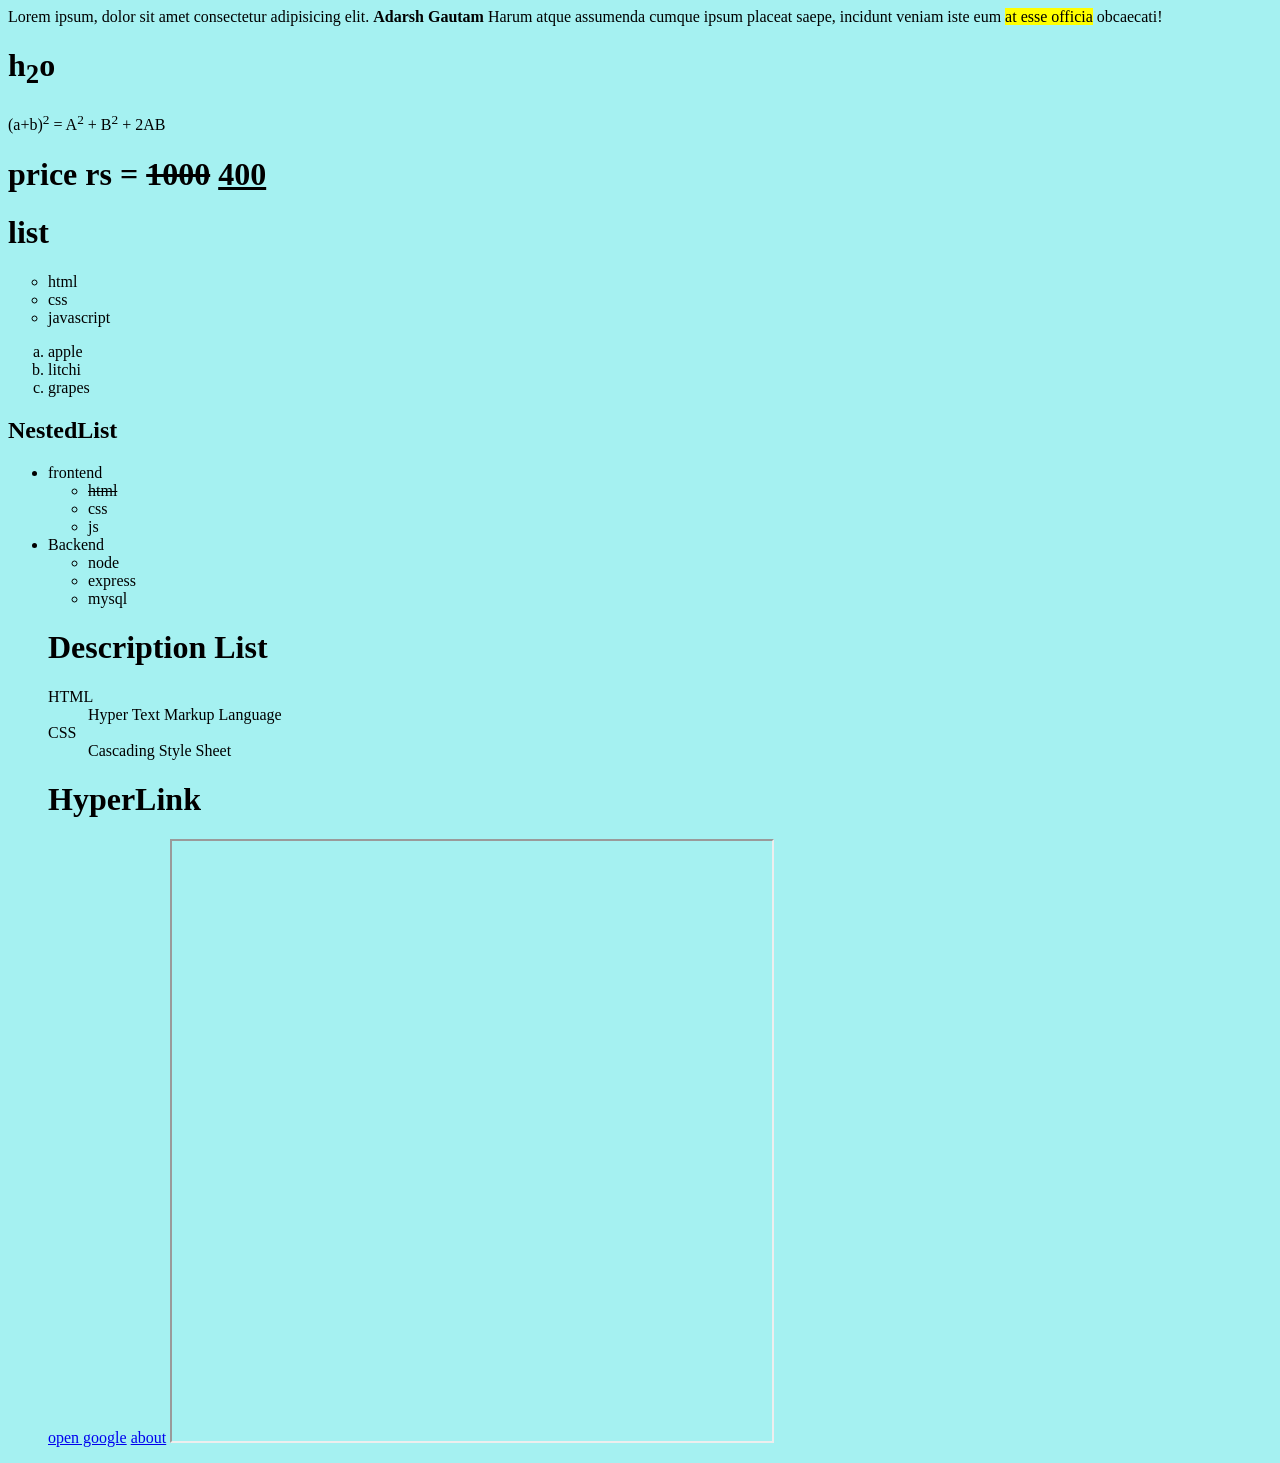
<file: Classroom/index.html>
<!DOCTYPE html>
<html lang="en">
<head>
    <meta charset="UTF-8">
    <meta name="viewport" content="width=device-width, initial-scale=1.0">
    <style>
        body{
            background-color: rgb(165, 241, 241);
        }
    </style>
    <title>Document</title>
</head>
<body>
    Lorem ipsum, dolor sit amet consectetur adipisicing elit. <b>Adarsh Gautam</b> Harum atque assumenda cumque ipsum placeat saepe, incidunt veniam iste eum <mark> at esse officia</mark> obcaecati!
    <h1>h<sub>2</sub>o</h1>
    <p>(a+b)<sup>2</sup> = A<sup>2</sup> + B<sup>2</sup> + 2AB</p>

    <h1>price rs = <del>1000</del> <ins>400</ins></h1>

    <h1>list</h1>
    
    <ul type = "circle">
        <li>html</li>
        <li>css</li>
        <li>javascript</li>
    </ul>

    <ol type="a">
    <li>apple</li>
    <li>litchi</li>
    <li>grapes</li>
    </ol>

    <h2>NestedList</h2>
    <ul>
        <li>frontend
        <ul>
            <li><del>html</del></li>
            <li>css</li>
            <li>js</li>
        </ul>
        </li>
        <li>Backend
            <ul>
                <li>node</li>
                <li>express</li>
                <li>mysql</li>
            </ul>
        </li>

        <h1>Description List</h1>
        <dl>
            <dt>HTML</dt>
            <dd>Hyper Text Markup Language</dd>
            <dt>CSS</dt>
            <dd>Cascading Style Sheet</dd>
        </dl>

        <h1>HyperLink</h1>
        <a href="https://www.google.com/">open google</a>
        <a href="about.html">about</a>

        <iframe src="https://student.glauniversity.in/Main/Index" width="600" height="600"></iframe>
    </body>
</html>
</file>
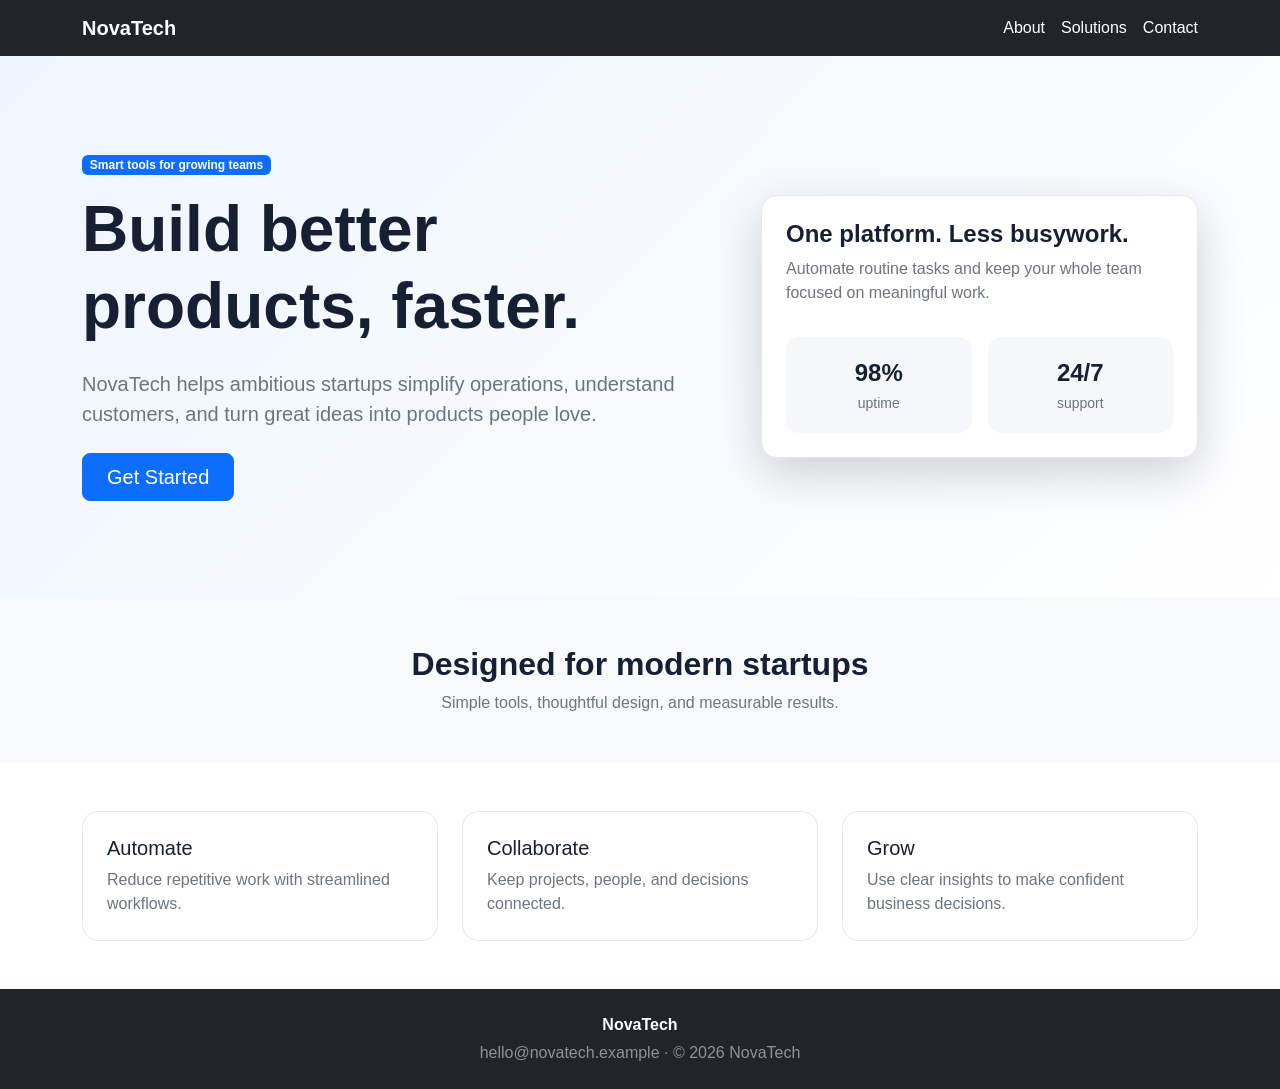
<file: bootstrap-basics/question 1/index.html>
<!DOCTYPE html>
<html lang="en">
<head>
  <meta charset="UTF-8">
  <meta name="viewport" content="width=device-width, initial-scale=1.0">
  <title>NovaTech — Company Landing Page</title>
  <link href="https://cdn.jsdelivr.net/npm/bootstrap@5.3.3/dist/css/bootstrap.min.css" rel="stylesheet">
  <link rel="stylesheet" href="style.css">
</head>
<body>
  <header>
    <!-- Bootstrap navbar classes create a clean responsive navigation bar. -->
    <nav class="navbar navbar-expand-lg navbar-dark bg-dark">
      <div class="container">
        <a class="navbar-brand fw-bold" href="#">NovaTech</a>
        <div class="d-flex flex-wrap gap-3 ms-auto">
          <a class="nav-link text-white" href="#about">About</a>
          <a class="nav-link text-white" href="#solutions">Solutions</a>
          <a class="nav-link text-white" href="#contact">Contact</a>
        </div>
      </div>
    </nav>
  </header>

  <main>
    <section class="hero py-5">
      <div class="container py-5">
        <div class="row align-items-center g-5">
          <div class="col-lg-7">
            <span class="badge text-bg-primary mb-3">Smart tools for growing teams</span>
            <h1 class="display-3 fw-bold">Build better products, faster.</h1>
            <p class="lead text-secondary my-4">
              NovaTech helps ambitious startups simplify operations, understand customers,
              and turn great ideas into products people love.
            </p>
            <a href="#contact" class="btn btn-primary btn-lg px-4">Get Started</a>
          </div>
          <div class="col-lg-5">
            <div class="hero-card shadow-lg p-4 rounded-4">
              <h2 class="h4 fw-bold">One platform. Less busywork.</h2>
              <p class="text-secondary">Automate routine tasks and keep your whole team focused on meaningful work.</p>
              <div class="row g-3 mt-2">
                <div class="col-6"><div class="stat-box"><strong>98%</strong><small>uptime</small></div></div>
                <div class="col-6"><div class="stat-box"><strong>24/7</strong><small>support</small></div></div>
              </div>
            </div>
          </div>
        </div>
      </div>
    </section>

    <section id="about" class="py-5 bg-light">
      <div class="container text-center">
        <h2 class="fw-bold">Designed for modern startups</h2>
        <p class="text-secondary mb-0">Simple tools, thoughtful design, and measurable results.</p>
      </div>
    </section>

    <section id="solutions" class="py-5">
      <div class="container">
        <div class="row g-4">
          <div class="col-md-4"><div class="feature-card h-100 p-4 rounded-4"><h3 class="h5">Automate</h3><p class="text-secondary mb-0">Reduce repetitive work with streamlined workflows.</p></div></div>
          <div class="col-md-4"><div class="feature-card h-100 p-4 rounded-4"><h3 class="h5">Collaborate</h3><p class="text-secondary mb-0">Keep projects, people, and decisions connected.</p></div></div>
          <div class="col-md-4"><div class="feature-card h-100 p-4 rounded-4"><h3 class="h5">Grow</h3><p class="text-secondary mb-0">Use clear insights to make confident business decisions.</p></div></div>
        </div>
      </div>
    </section>
  </main>

  <footer id="contact" class="bg-dark text-white py-4">
    <div class="container text-center">
      <p class="mb-1 fw-bold">NovaTech</p>
      <p class="mb-0 text-white-50">hello@novatech.example · © 2026 NovaTech</p>
    </div>
  </footer>
</body>
</html>
</file>
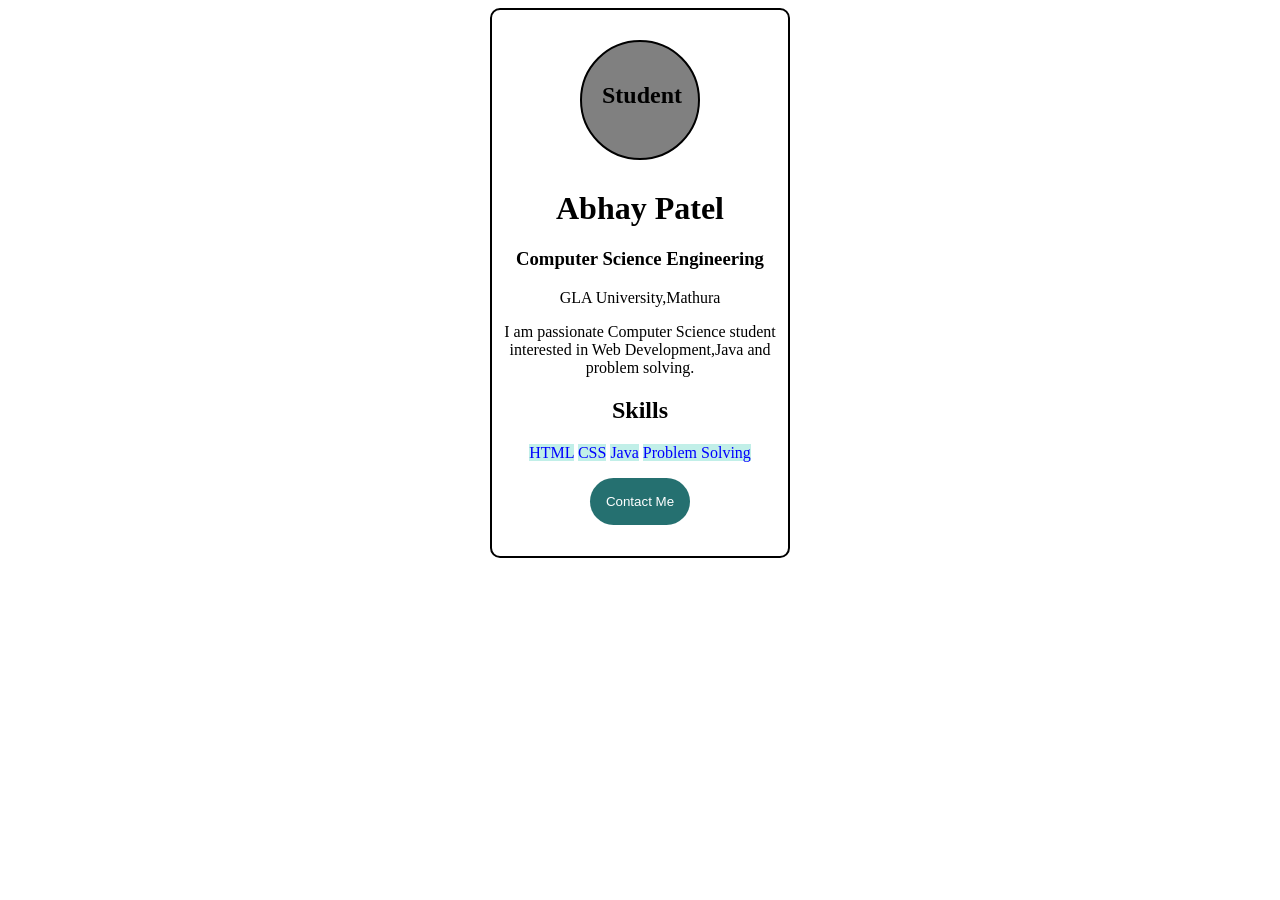
<file: classroom-practice/task5-Student_Card/index.html>
<!DOCTYPE html>
<html lang="en">
<head>
    <meta charset="UTF-8">
    <meta name="viewport" content="width=device-width, initial-scale=1.0">
    <title>Document</title>
    <link rel="stylesheet" href="./style.css">
</head>
<body>
    <div class="container">
        <div class="box">
            <h2>Student</h2>
        </div>
        <h1>Abhay Patel</h1>
        <!-- <p>Computer Science Engineering <br></p> -->
         <h3>Computer Science Engineering</h3>
         <p>GLA University,Mathura</p>
         <p>
            I am passionate Computer Science student interested in Web Development,Java and problem solving. 
         </p>
         <h2>Skills</h2>
        <p>
            <span style="color: blue; background-color: rgb(193, 239, 232);">HTML</span>
            <span style="color: blue; background-color: rgb(193, 239, 232);">CSS</span>
            <span style="color: blue; background-color: rgb(193, 239, 232);">Java</span>
            <span style="color: blue; background-color: rgb(193, 239, 232);">Problem Solving</span>
        </p>
         <p>
            <button class="btn">Contact Me</button>
         </p>
    </div>
</body>
</html>
</file>
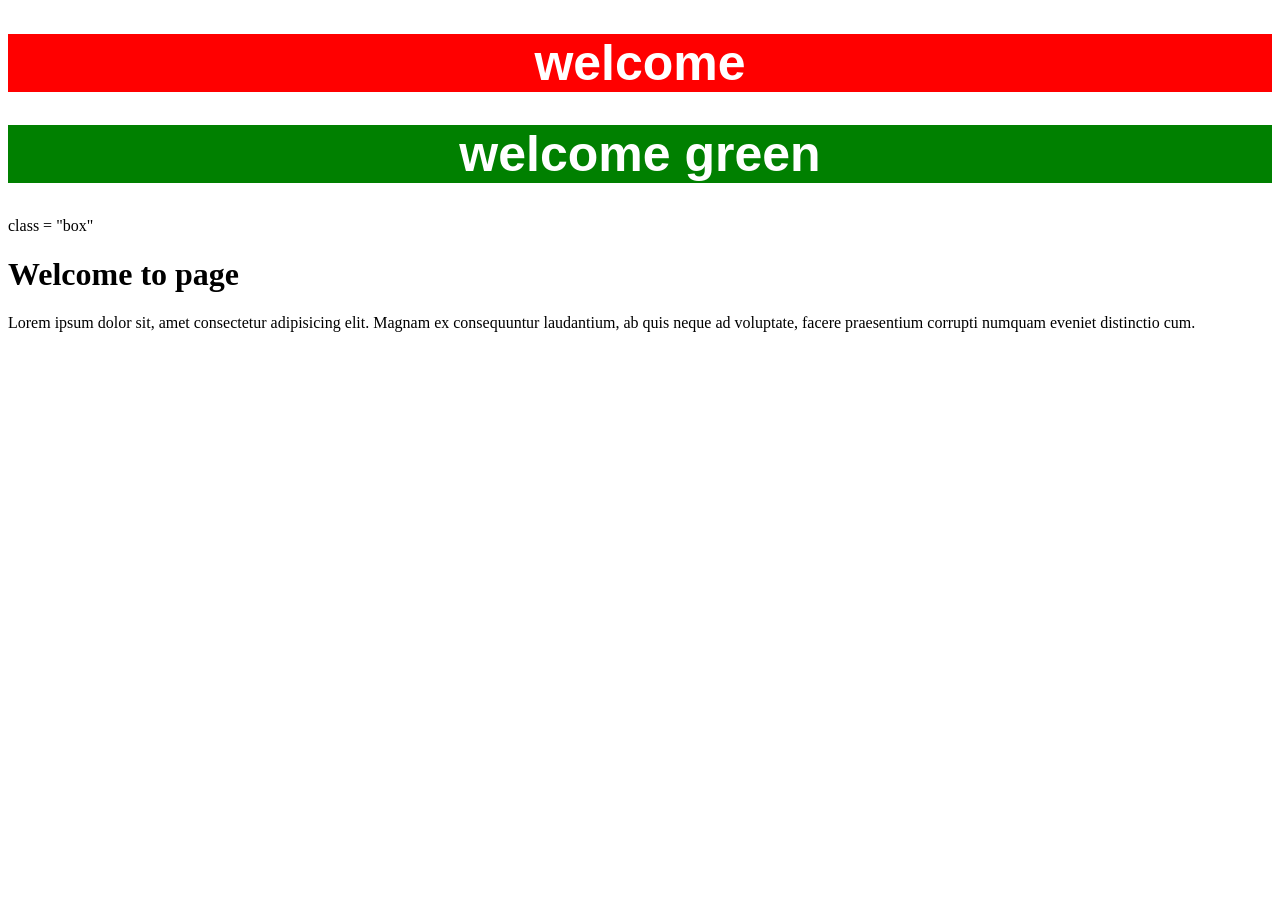
<file: Classroom/css/index.html>
<!DOCTYPE html>
<html lang="en">
<head>
    <meta charset="UTF-8">
    <meta name="viewport" content="width=device-width, initial-scale=1.0">
    <title>Document</title>
    <link rel="stylesheet" href="style.css">
</head>
<body>
    <h1 id="heading-red">welcome</h1>
    <h1 class="welcome-green">welcome green</h1>
    <div> class = "box"
        <h1>Welcome to page</h1>
        <p>Lorem ipsum dolor sit, amet consectetur adipisicing elit. Magnam ex consequuntur laudantium, ab quis neque ad voluptate, facere praesentium corrupti numquam eveniet distinctio cum.</p>

    </div>
</body>
</html>
</file>
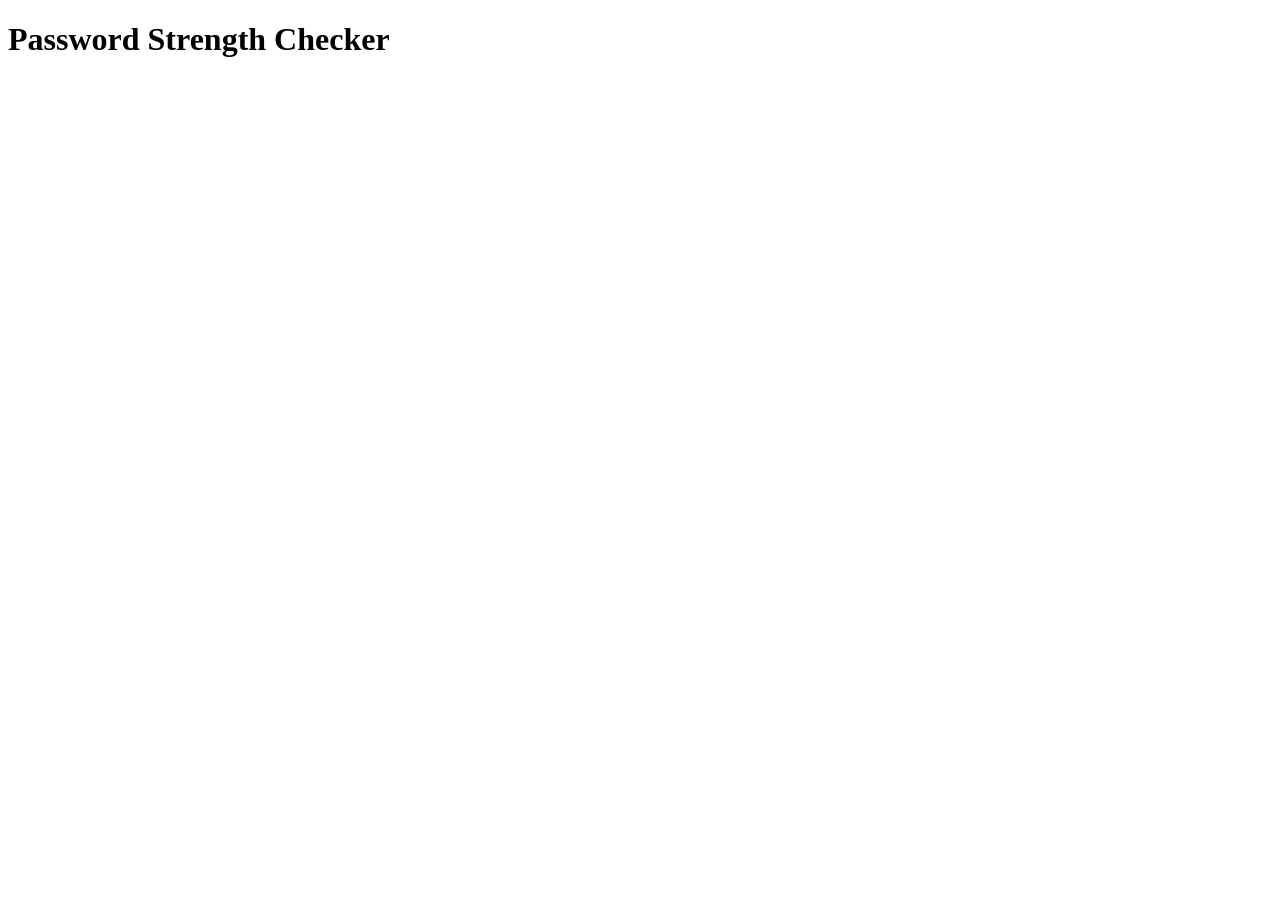
<file: classroom_practice/Task-1/index.html>
<!DOCTYPE html>
<html lang="en">
<head>
    <meta charset="UTF-8">
    <meta name="viewport" content="width=device-width, initial-scale=1.0">
    <title>Document</title>
</head>
<body>
    <h1>Password Strength Checker</h1>
    <script>
    let password = "  Abhay@123  ";
    checkPassword(password);
    function checkPassword(password){
        let uppercase = false;
        let lowercase = false;
        let digit = false;
        let special = false;
        let length = false;
        password = password.trim();
        if(password.length>=6){
            length = true;
        }
        for(let i=0;i<password.length;i++){
            let ch = password.charAt(i);
            if(ch >='A' && ch <='Z'){
                uppercase = true;
            }
            else if(ch >='a' && ch<='z'){
                lowercase = true;
            }
            else if(ch>='0' && ch<='9'){
                digit = true;
            }
            else{
                special = true;
            }
        }
        if(uppercase && lowercase && digit && special && length){
            console.log("Password is Strong");
        }
        else{
            console.log("Password is Weak");
        }
    }
    </script>
</body>
</html>
</file>
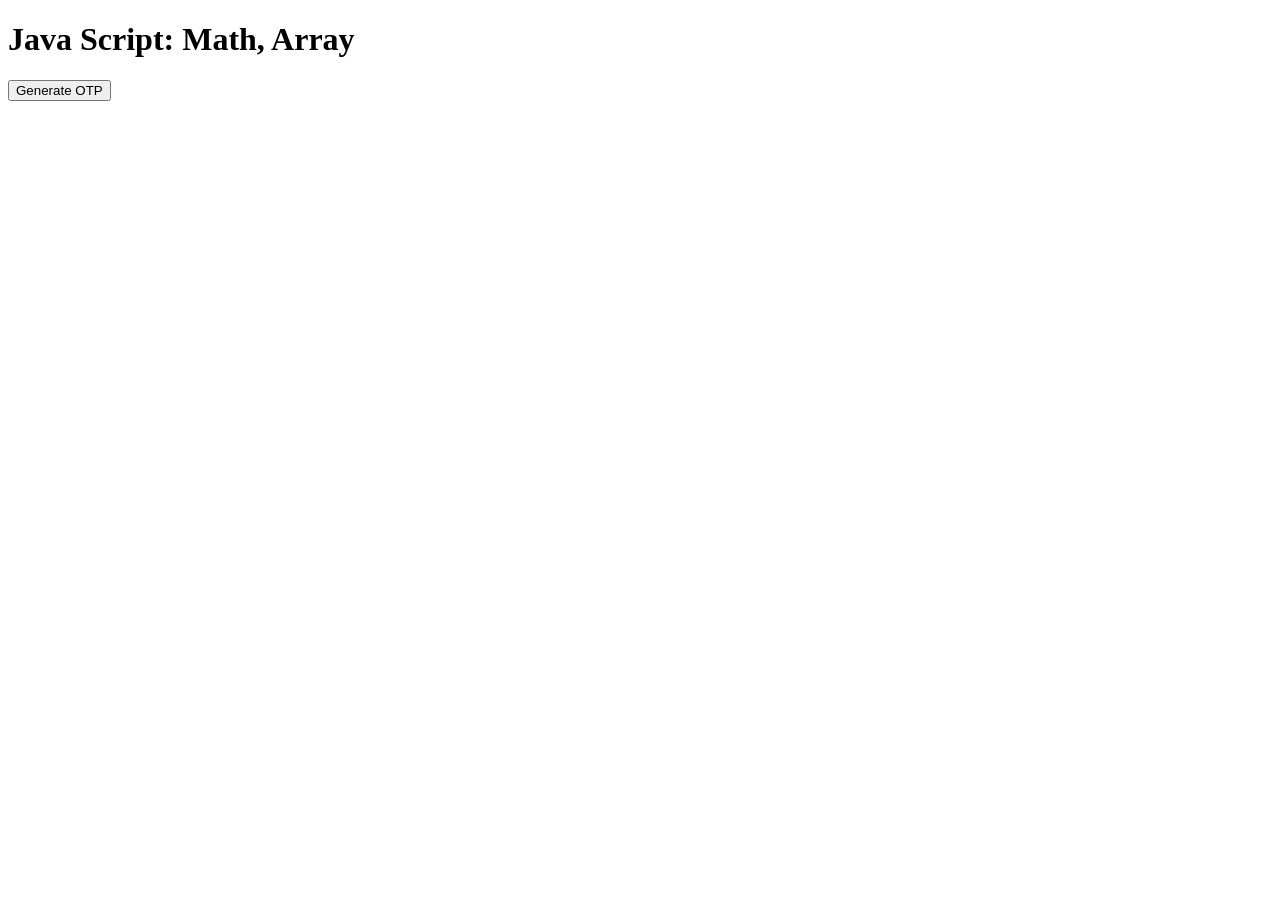
<file: classroom_practice/Task-2/index.html>
<!DOCTYPE html>
<html lang="en">
<head>
    <meta charset="UTF-8">
    <meta name="viewport" content="width=device-width, initial-scale=1.0">
    <title>Document</title>
</head>
<body>
    <h1>Java Script: Math, Array</h1>
    <button onclick="generateOtp()">Generate OTP</button>
</body>
<script src="script.js"></script>
</html>
</file>
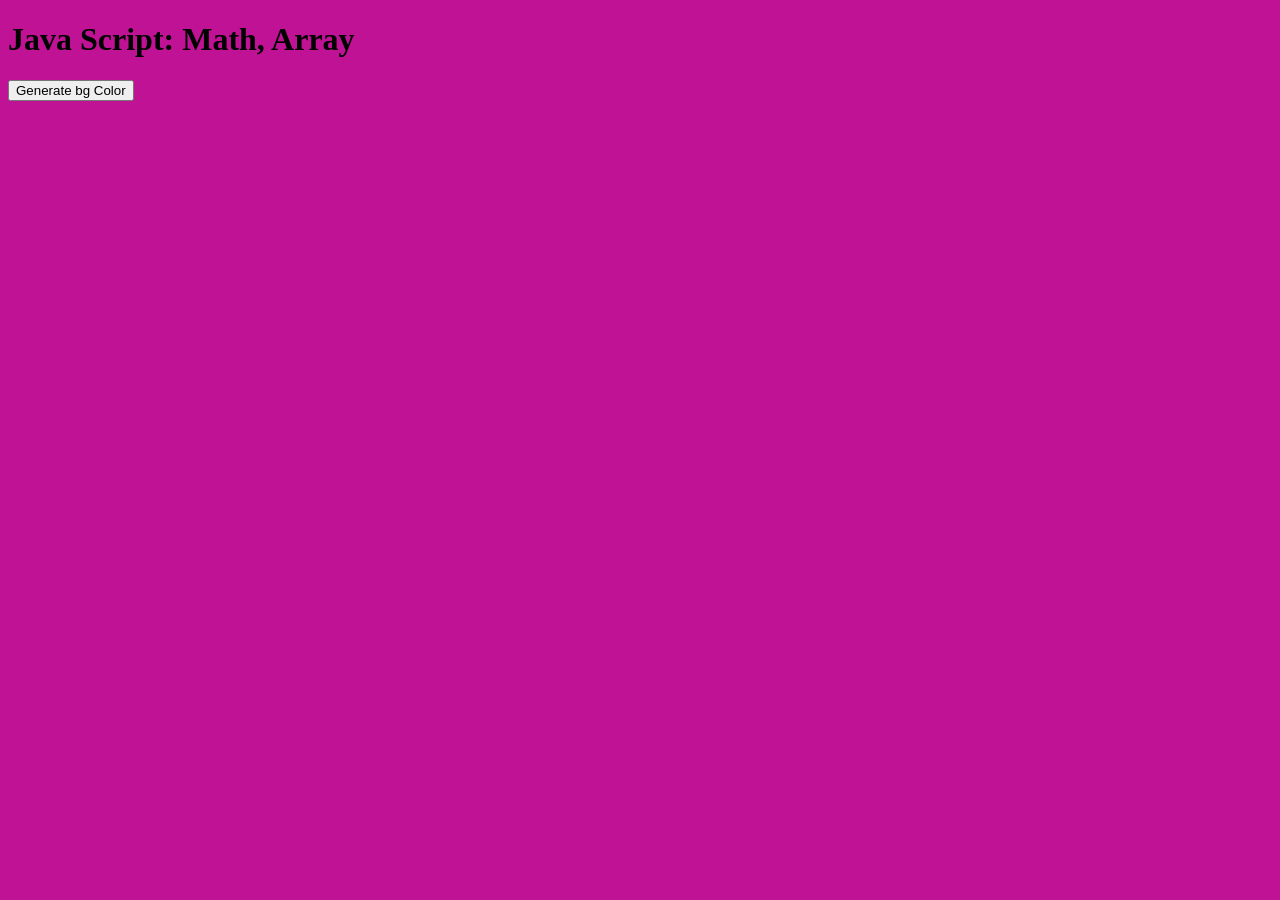
<file: classroom_practice/Task-3/index.html>
<!DOCTYPE html>
<html lang="en">
<head>
    <meta charset="UTF-8">
    <meta name="viewport" content="width=device-width, initial-scale=1.0">
    <title>Document</title>
</head>
<body>
    <h1>Java Script: Math, Array</h1>
    <button onclick="generateHexColor()">Generate bg Color</button>
</body>
<script src="script.js"></script>
</html>
</file>
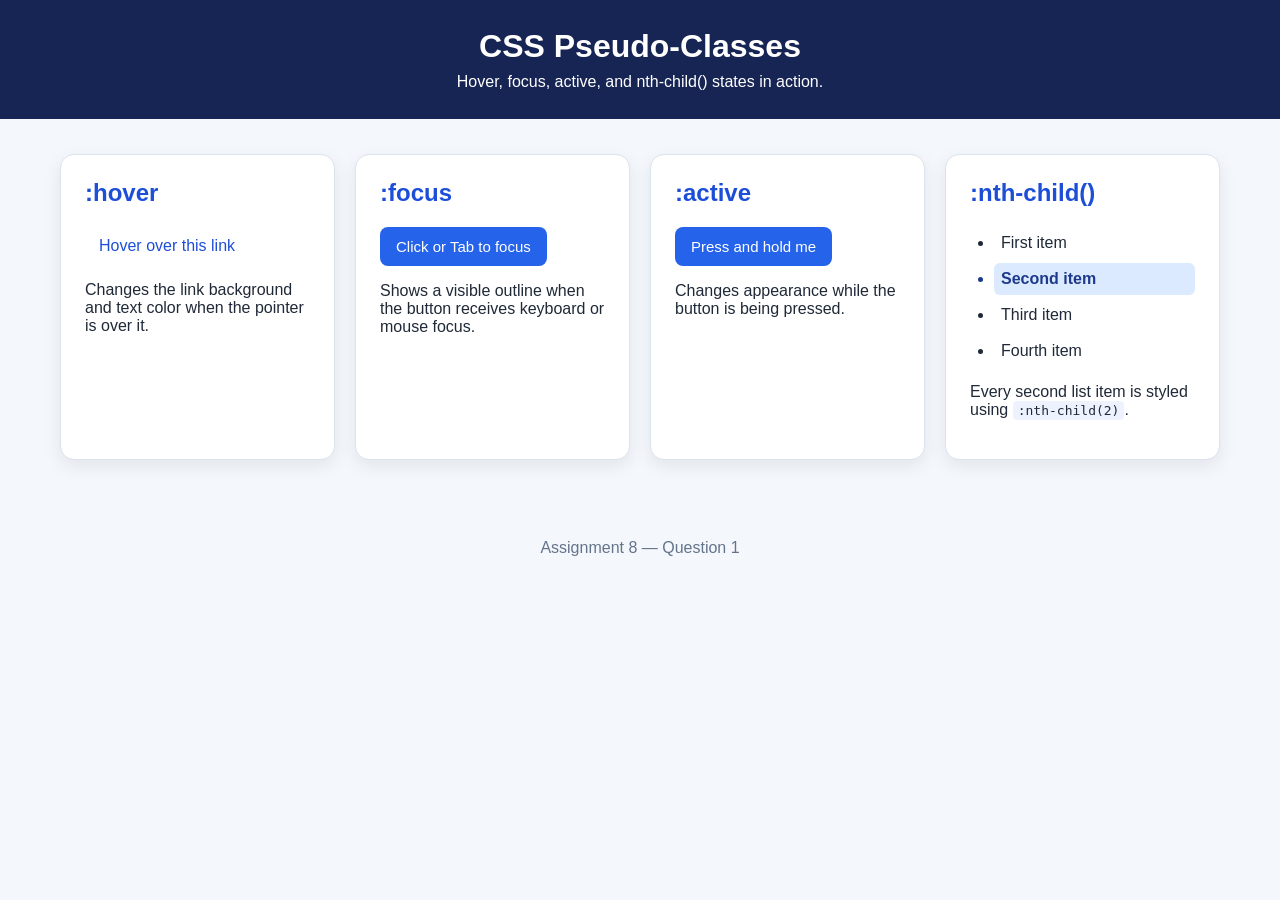
<file: css-classes/question 1/index.html>
<!DOCTYPE html>
<html lang="en">
<head>
    <meta charset="UTF-8">
    <meta name="viewport" content="width=device-width, initial-scale=1.0">
    <title>Pseudo-Classes Demonstration</title>
    <link rel="stylesheet" href="style.css">
</head>
<body>
    <header>
        <h1>CSS Pseudo-Classes</h1>
        <p>Hover, focus, active, and nth-child() states in action.</p>
    </header>

    <main>
        <section class="examples" aria-label="Pseudo-class examples">
            <article class="example-card">
                <h2>:hover</h2>
                <a class="hover-link" href="#hover">Hover over this link</a>
                <p>Changes the link background and text color when the pointer is over it.</p>
            </article>

            <article class="example-card">
                <h2>:focus</h2>
                <button class="focus-button">Click or Tab to focus</button>
                <p>Shows a visible outline when the button receives keyboard or mouse focus.</p>
            </article>

            <article class="example-card">
                <h2>:active</h2>
                <button class="active-button">Press and hold me</button>
                <p>Changes appearance while the button is being pressed.</p>
            </article>

            <article class="example-card">
                <h2>:nth-child()</h2>
                <ul class="number-list">
                    <li>First item</li>
                    <li>Second item</li>
                    <li>Third item</li>
                    <li>Fourth item</li>
                </ul>
                <p>Every second list item is styled using <code>:nth-child(2)</code>.</p>
            </article>
        </section>
    </main>

    <footer>
        <p>Assignment 8 &mdash; Question 1</p>
    </footer>
</body>
</html>
</file>
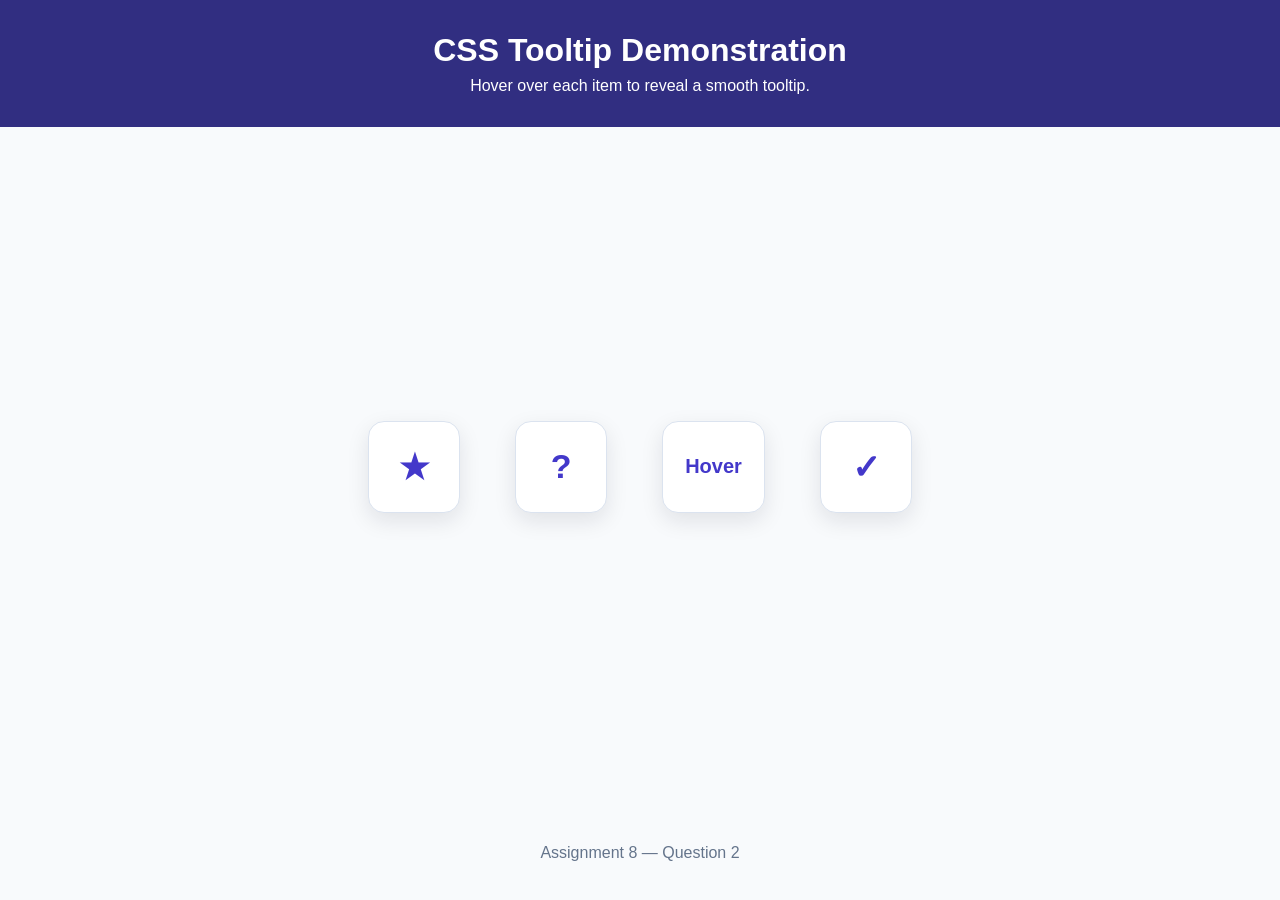
<file: css-classes/question 2/index.html>
<!DOCTYPE html>
<html lang="en">
<head>
    <meta charset="UTF-8">
    <meta name="viewport" content="width=device-width, initial-scale=1.0">
    <title>CSS Tooltip Demonstration</title>
    <link rel="stylesheet" href="style.css">
</head>
<body>
    <header>
        <h1>CSS Tooltip Demonstration</h1>
        <p>Hover over each item to reveal a smooth tooltip.</p>
    </header>

    <main>
        <section class="tooltip-area" aria-label="Tooltip examples">
            <div class="tooltip-item">
                <span class="icon">★</span>
                <span class="tooltip-text">A star represents a favorite item.</span>
            </div>

            <div class="tooltip-item">
                <span class="icon">?</span>
                <span class="tooltip-text">This symbol provides helpful information.</span>
            </div>

            <div class="tooltip-item">
                <span class="word">Hover</span>
                <span class="tooltip-text">The tooltip appears when you hover.</span>
            </div>

            <div class="tooltip-item">
                <span class="icon">✓</span>
                <span class="tooltip-text">A check mark indicates completion.</span>
            </div>
        </section>
    </main>

    <footer>
        <p>Assignment 8 &mdash; Question 2</p>
    </footer>
</body>
</html>
</file>
<file: bootstrap-basics/question 1/style.css>
body { font-family: Arial, sans-serif; color: #172033; }
.hero { background: linear-gradient(135deg, #eef5ff, #ffffff); }
.hero-card { background: #fff; border: 1px solid #e3e9f2; }
.stat-box { background: #f5f7fb; border-radius: 14px; padding: 18px; text-align: center; }
.stat-box strong { display: block; font-size: 1.5rem; }
.stat-box small { color: #6c757d; }
.feature-card { border: 1px solid #e5e7eb; transition: transform .2s, box-shadow .2s; }
.feature-card:hover { transform: translateY(-4px); box-shadow: 0 .5rem 1rem rgba(0,0,0,.08); }
@media (max-width: 576px) {
  .display-3 { font-size: 2.5rem; }
}
</file>
<file: classroom-practice/task5-Student_Card/style.css>
*{
    box-sizing: border-box;
}

.container{
    width: 300px;
    height: 550px;
    border: 2px solid black;
    margin: 0 auto;
    border-radius:10px ;
}
.box{
    width: 120px;
    height: 120px; 
    padding: 20px;
    border: 2px solid black;
    border-radius: 100px;
    background-color: grey;
    margin: 30px auto;

}

.container {
    text-align: center;

}

.btn{
    background-color: rgb(37, 112, 112);
    color: white;
    border: none;
    padding: 1rem;
    border-radius: 2rem;
}
</file>
<file: Classroom/css/style.css>
#heading-red{
            background-color: red;
            color: white;
            text-align: center;
            font-size: 50px;
            font-family: 'Lucida Sans', 'Lucida Sans Regular', 'Lucida Grande', 'Lucida Sans Unicode', Geneva, Verdana, sans-serif;
        }
        .welcome-green{
            background-color: green;
            color: white;
            text-align: center;
            font-size: 50px;
            font-family: 'Lucida Sans', 'Lucida Sans Regular', 'Lucida Grande', 'Lucida Sans Unicode', Geneva, Verdana, sans-serif;
        }
        .box{
            width: 50%;
            border: 2px solid red;
        }
</file>
<file: css-classes/question 1/style.css>
/* Base page styling */
* {
    box-sizing: border-box;
}

body {
    margin: 0;
    font-family: Arial, sans-serif;
    background: #f4f7fb;
    color: #1f2937;
}

header,
footer {
    text-align: center;
    padding: 28px 20px;
}

header {
    background: #172554;
    color: white;
}

header h1 {
    margin: 0 0 8px;
}

header p {
    margin: 0;
}

main {
    max-width: 1200px;
    margin: 0 auto;
    padding: 35px 20px;
}

/* Flexbox keeps all examples neatly aligned in one row. */
.examples {
    display: flex;
    gap: 20px;
    align-items: stretch;
    justify-content: center;
}

.example-card {
    flex: 1 1 0;
    min-width: 0;
    padding: 24px;
    background: white;
    border: 1px solid #dbe3ef;
    border-radius: 14px;
    box-shadow: 0 6px 18px rgba(15, 23, 42, 0.08);
}

.example-card h2 {
    margin-top: 0;
    color: #1d4ed8;
}

/* :hover changes the link when the pointer is over it. */
.hover-link {
    display: inline-block;
    padding: 10px 14px;
    color: #1d4ed8;
    text-decoration: none;
    border-radius: 8px;
    transition: 0.2s ease;
}

.hover-link:hover {
    color: white;
    background: #2563eb;
}

/* :focus makes keyboard focus easy to see. */
.focus-button,
.active-button {
    border: 0;
    border-radius: 8px;
    padding: 11px 16px;
    font-size: 15px;
    cursor: pointer;
    color: white;
    background: #2563eb;
}

.focus-button:focus {
    outline: 4px solid #93c5fd;
    outline-offset: 3px;
}

/* :active styles an element while it is being pressed. */
.active-button:active {
    background: #991b1b;
    transform: scale(0.96);
}

/* :nth-child() targets a list item by its position. */
.number-list {
    padding-left: 24px;
}

.number-list li {
    padding: 7px;
    margin-bottom: 4px;
}

.number-list li:nth-child(2) {
    background: #dbeafe;
    color: #1e3a8a;
    border-radius: 6px;
    font-weight: bold;
}

code {
    background: #eef2ff;
    padding: 2px 5px;
    border-radius: 4px;
}

footer {
    color: #64748b;
}

/* Keep the examples in a single row on larger screens. */
@media (max-width: 850px) {
    .examples {
        flex-wrap: wrap;
    }

    .example-card {
        flex-basis: 45%;
    }
}

@media (max-width: 600px) {
    .example-card {
        flex-basis: 100%;
    }
}
</file>
<file: css-classes/question 2/style.css>
/* Basic page layout */
* {
    box-sizing: border-box;
}

body {
    margin: 0;
    min-height: 100vh;
    display: flex;
    flex-direction: column;
    font-family: Arial, sans-serif;
    background: #f8fafc;
    color: #172033;
}

header {
    padding: 32px 20px;
    text-align: center;
    background: #312e81;
    color: white;
}

header h1 {
    margin: 0 0 8px;
}

header p {
    margin: 0;
}

main {
    flex: 1;
    display: flex;
    align-items: center;
    justify-content: center;
    padding: 50px 20px;
}

/* Flexbox centers all tooltip examples on the page. */
.tooltip-area {
    display: flex;
    justify-content: center;
    align-items: center;
    gap: 55px;
    flex-wrap: wrap;
}

.tooltip-item {
    position: relative;
    display: inline-flex;
    align-items: center;
    justify-content: center;
    min-width: 92px;
    min-height: 92px;
    padding: 18px 22px;
    border-radius: 16px;
    background: white;
    border: 1px solid #dbe3ef;
    box-shadow: 0 8px 22px rgba(15, 23, 42, 0.10);
    cursor: help;
}

.icon {
    font-size: 34px;
    font-weight: bold;
    color: #4338ca;
}

.word {
    font-size: 20px;
    font-weight: bold;
    color: #4338ca;
}

/* Tooltip is positioned above the hovered element. */
.tooltip-text {
    position: absolute;
    left: 50%;
    bottom: calc(100% + 14px);
    transform: translateX(-50%) translateY(8px);
    width: 190px;
    padding: 10px 12px;
    border-radius: 8px;
    background: #111827;
    color: white;
    text-align: center;
    font-size: 14px;
    line-height: 1.4;
    opacity: 0;
    visibility: hidden;
    pointer-events: none;
    transition: opacity 0.3s ease-in-out, transform 0.3s ease-in-out;
}

/* CSS-only tooltip reveal on hover. */
.tooltip-item:hover .tooltip-text {
    opacity: 1;
    visibility: visible;
    transform: translateX(-50%) translateY(0);
}

/* Small arrow connecting the tooltip to its element. */
.tooltip-text::after {
    content: "";
    position: absolute;
    left: 50%;
    top: 100%;
    transform: translateX(-50%);
    border: 7px solid transparent;
    border-top-color: #111827;
}

footer {
    padding: 22px;
    text-align: center;
    color: #64748b;
}

@media (max-width: 600px) {
    .tooltip-area {
        gap: 45px;
    }
}
</file>
